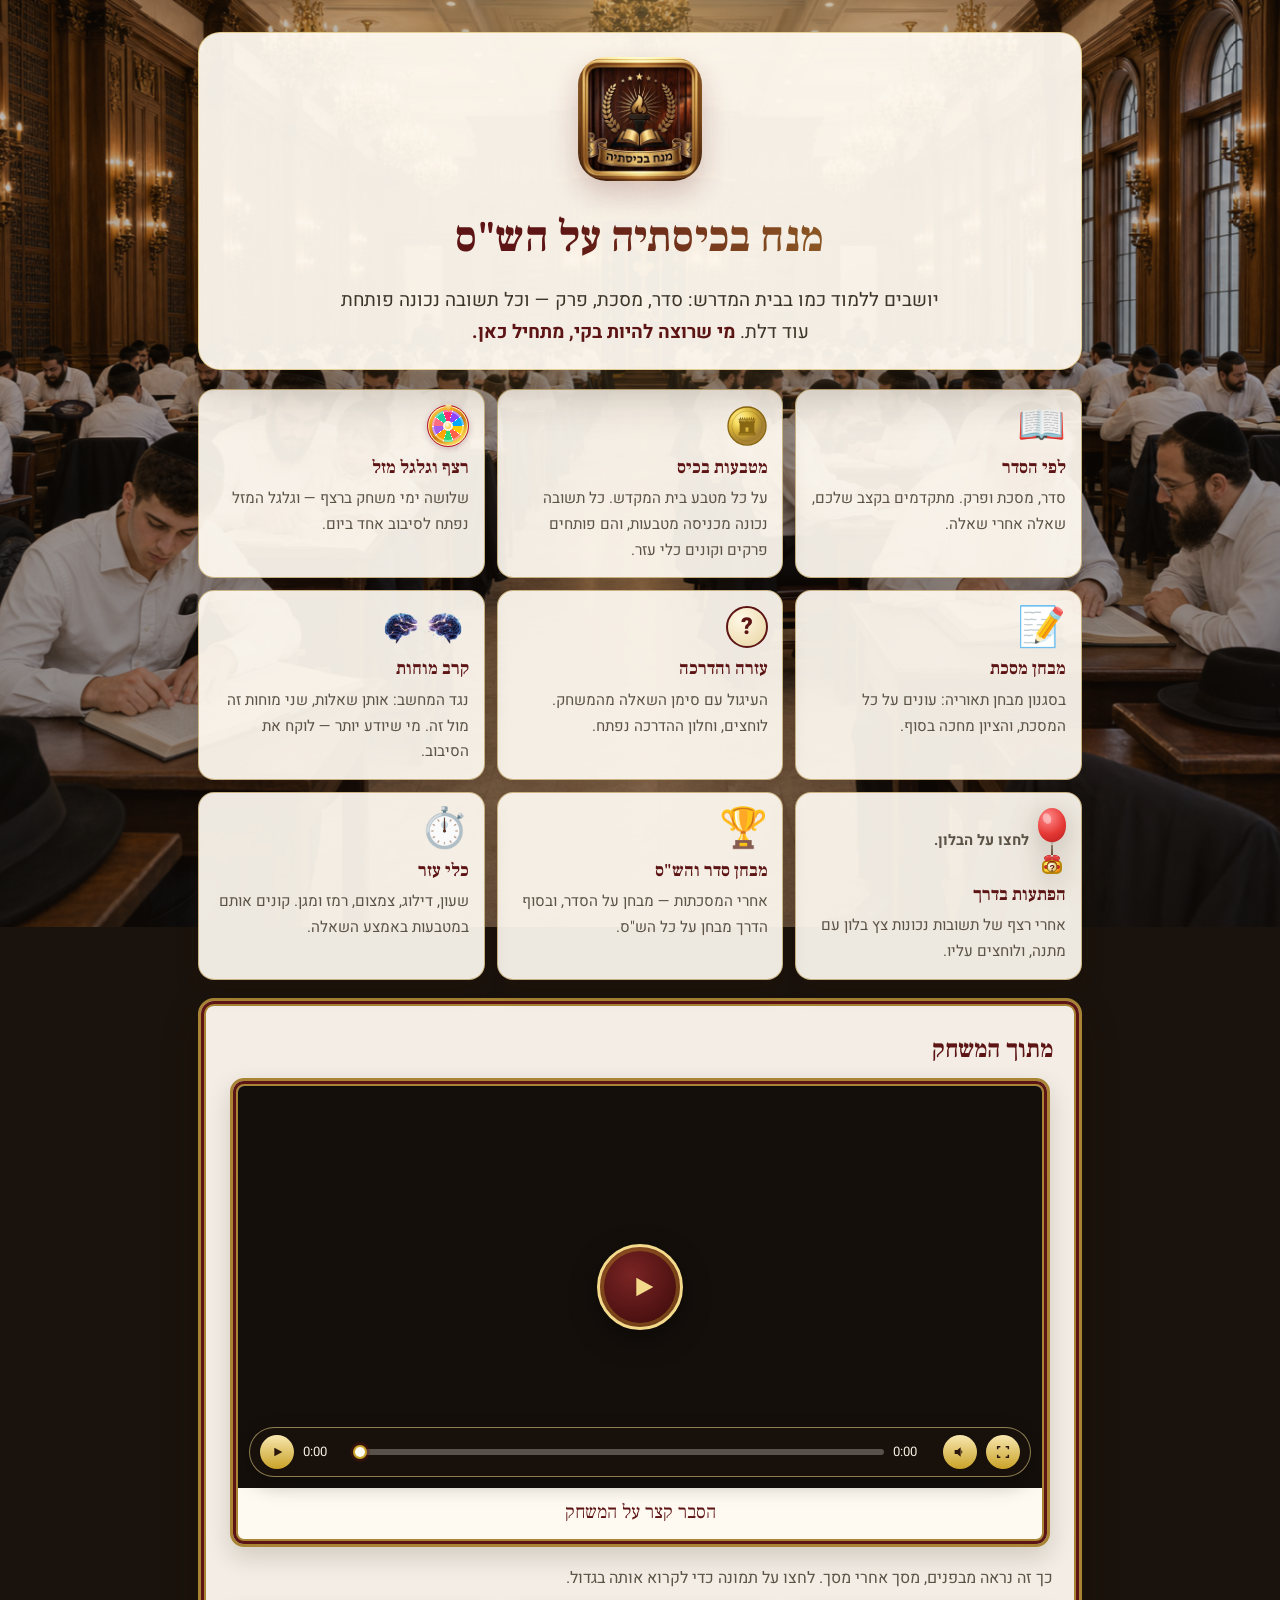
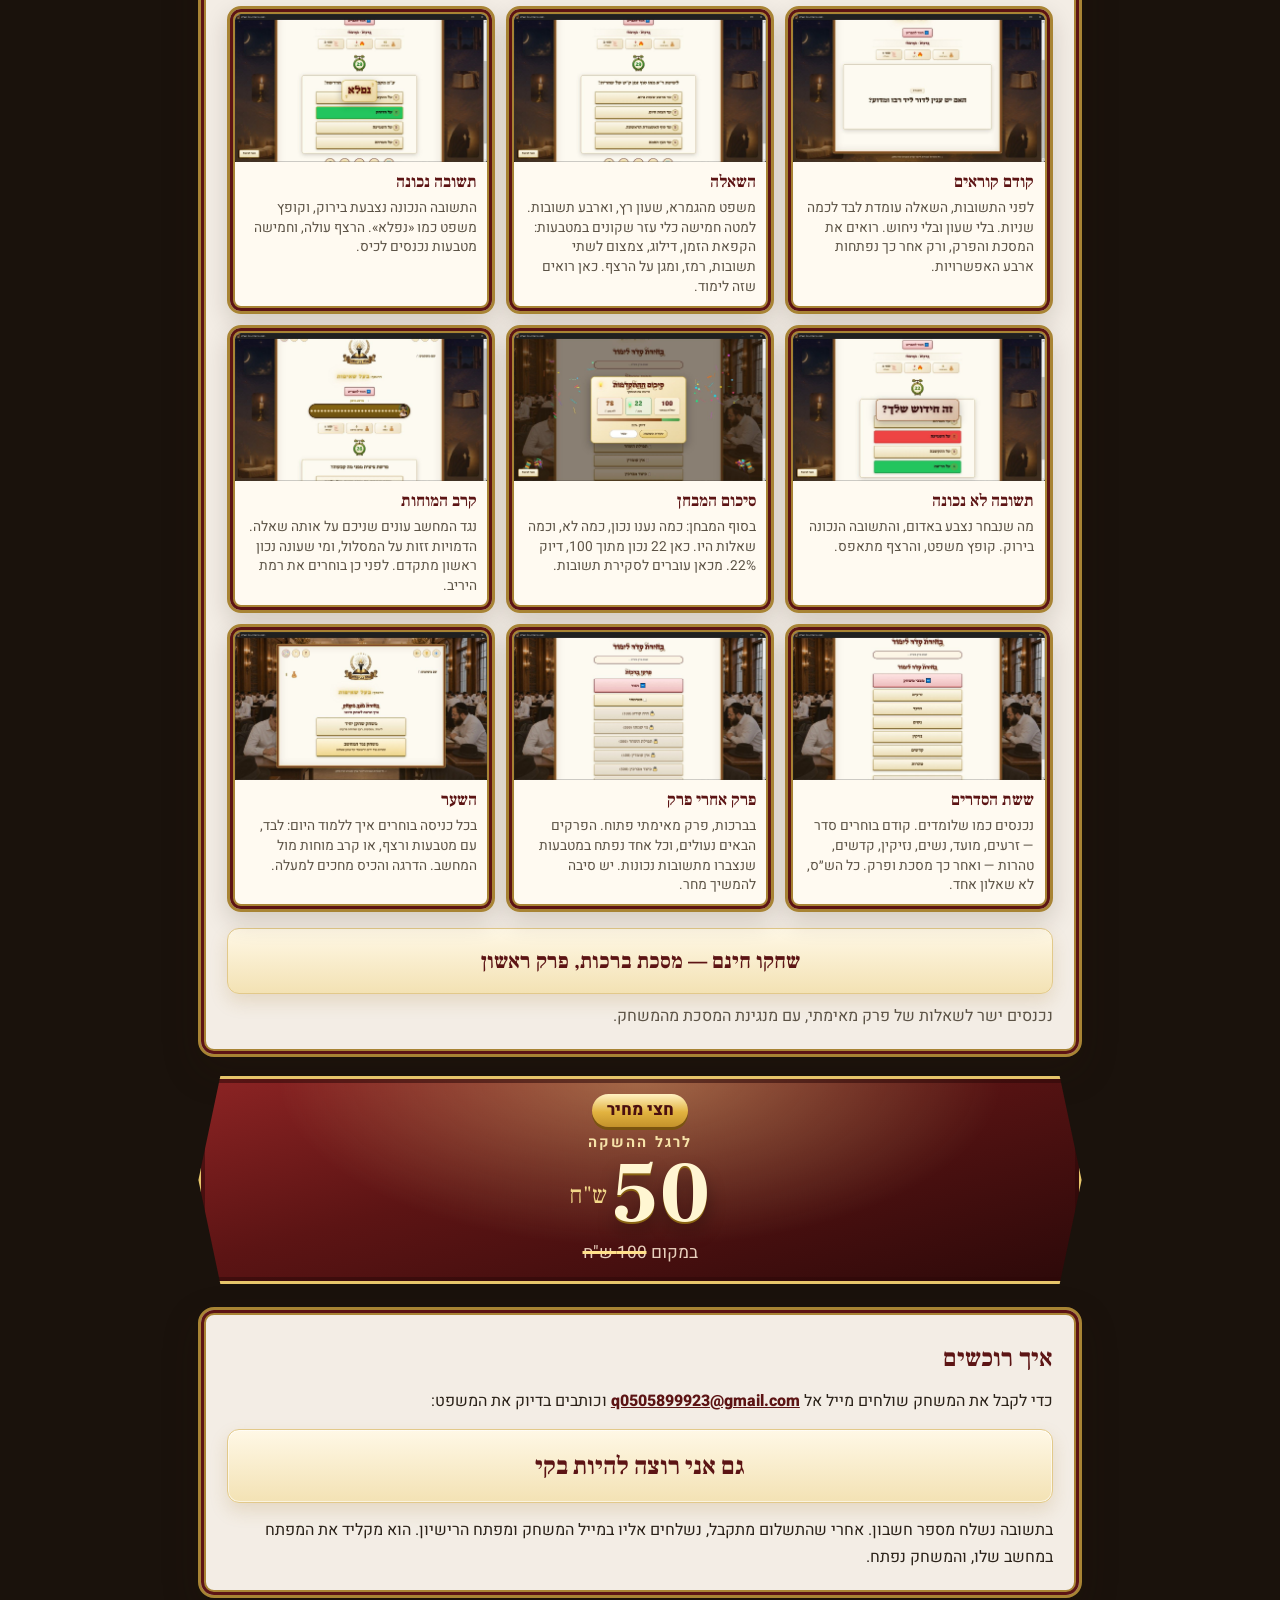
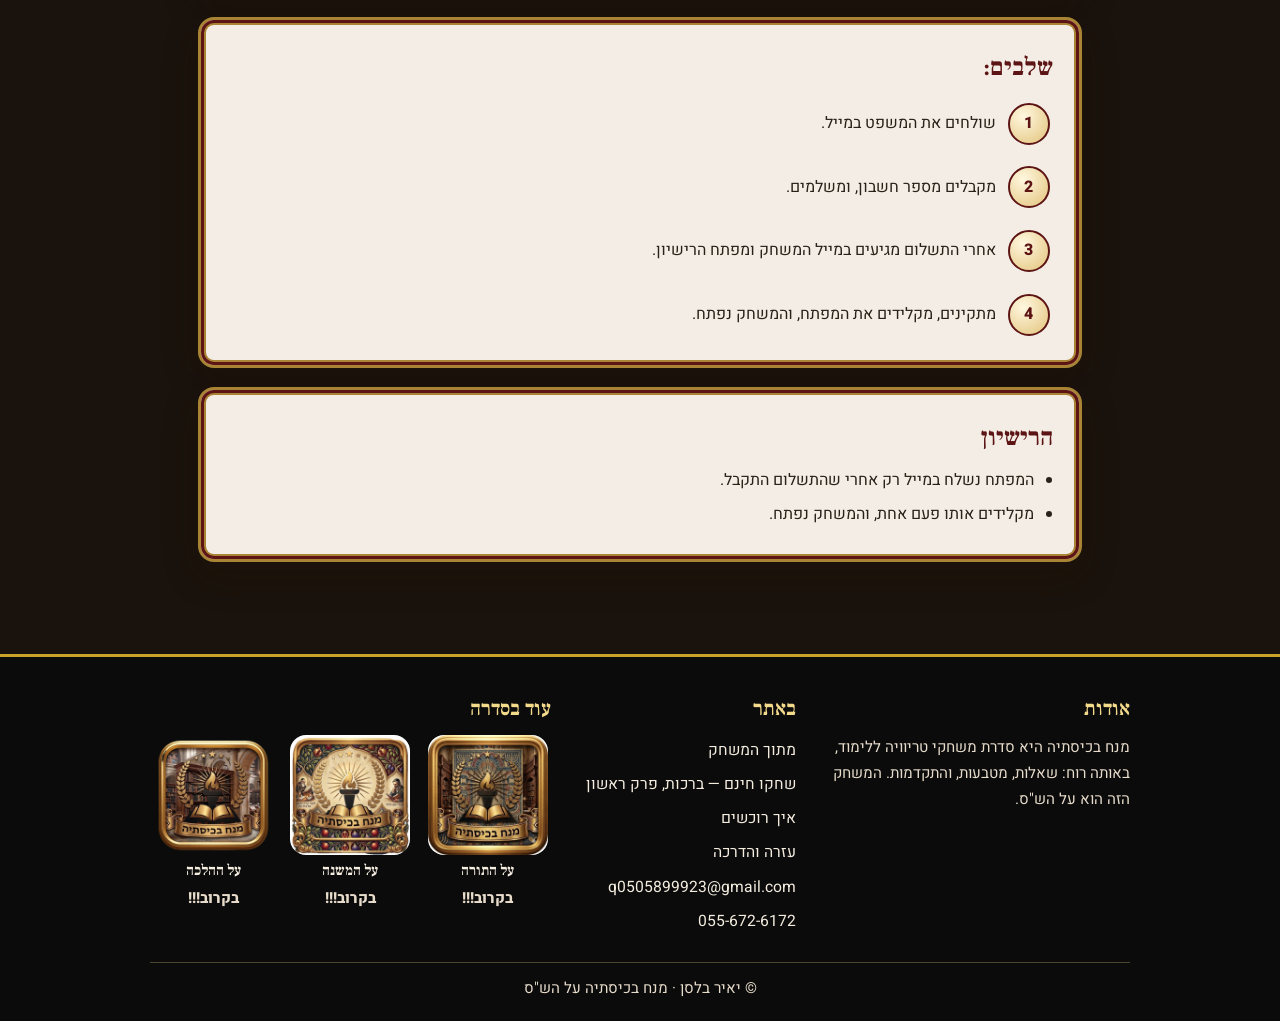
<file: index.html>
<!DOCTYPE html>
<html lang="he" dir="rtl">
<head>
    <meta charset="UTF-8">
    <meta name="viewport" content="width=device-width, initial-scale=1.0">
    <title>מנח בכיסתיה על הש&quot;ס — רכישת המשחק</title>
    <meta name="description" content="מנח בכיסתיה על הש&quot;ס — לומדים גמרא כמשחק: סדר, מסכת ופרק, מטבעות, מבחנים, ומשחק נגד המחשב. הרכישה בפנייה אישית.">
    <meta name="author" content="יאיר בלסן">
    <meta name="google-site-verification" content="53MdlJWFelzt63BBJ1073zVwhkabb4HL_zS8CpjdDj8" />
    <link rel="icon" href="icon.png" type="image/png">
    <link rel="preconnect" href="https://fonts.googleapis.com">
    <link rel="preconnect" href="https://fonts.gstatic.com" crossorigin>
    <link href="https://fonts.googleapis.com/css2?family=Frank+Ruhl+Libre:wght@600;700;800&family=Heebo:wght@400;500;700;800&display=swap" rel="stylesheet">
    <style>
        :root {
            --gold: #c9a227;
            --gold-bright: #f3d98a;
            --burgundy: #5c1414;
            --cream: #fffaf2;
            --text: #2a2118;
            --muted: #5c5346;
        }
        * { box-sizing: border-box; margin: 0; padding: 0; }
        body {
            font-family: Heebo, "Segoe UI", Tahoma, Arial, sans-serif;
            color: var(--text);
            min-height: 100vh;
            line-height: 1.7;
            background: #1a120c;
        }
        .scene {
            position: fixed;
            inset: 0;
            background: url("beit-midrash-bg.png") center 30% / cover no-repeat;
            transform: scale(1.06);
            animation: drift 28s ease-in-out infinite alternate;
            z-index: 0;
        }
        .scene::after {
            content: "";
            position: absolute;
            inset: 0;
            background:
                radial-gradient(ellipse at 50% 0%, rgba(243, 217, 138, 0.28), transparent 46%),
                linear-gradient(180deg, rgba(26, 18, 12, 0.28), rgba(26, 18, 12, 0.45));
        }
        .glitter {
            position: fixed;
            inset: 0;
            z-index: 4;
            pointer-events: none;
            overflow: hidden;
        }
        .glitter-star {
            position: absolute;
            width: 14px;
            height: 14px;
            margin: -7px 0 0 -7px;
            background: #fffdf6;
            clip-path: polygon(50% 0%, 61% 39%, 100% 50%, 61% 61%, 50% 100%, 39% 61%, 0% 50%, 39% 39%);
            filter: drop-shadow(0 0 5px #f6e2a4) drop-shadow(0 0 10px rgba(232, 197, 106, 0.85));
            opacity: 0;
            animation: glitter-spark 0.95s ease forwards;
        }
        .glitter-star.tiny {
            width: 7px;
            height: 7px;
            margin: -3px 0 0 -3px;
            background: #f3d98a;
        }
        .glitter-star.head {
            width: 20px;
            height: 20px;
            margin: -10px 0 0 -10px;
            background: #fff;
        }
        .wrap {
            position: relative;
            z-index: 2;
            max-width: 920px;
            margin: 0 auto;
            padding: 2rem 1.15rem 3rem;
        }
        .hero {
            text-align: center;
            background: rgba(255, 250, 242, 0.94);
            border-radius: 22px;
            padding: 1.5rem 1.2rem 1.35rem;
            margin-bottom: 1.15rem;
            border: 1px solid rgba(201, 162, 39, 0.45);
            box-shadow: 0 18px 50px rgba(42, 24, 8, 0.28);
            animation: enter 0.8s ease both;
        }
        .logo {
            width: 124px;
            height: 124px;
            border-radius: 28px;
            box-shadow: 0 12px 28px rgba(92, 20, 20, 0.22);
            margin-bottom: 0.7rem;
            animation: floaty 5.5s ease-in-out infinite;
        }
        h1 {
            font-family: "Frank Ruhl Libre", "Times New Roman", serif;
            font-size: clamp(2rem, 5vw, 2.7rem);
            color: var(--burgundy);
            font-weight: 800;
            letter-spacing: 0.01em;
            background: linear-gradient(100deg, #5c1414 20%, #a67c2d 45%, #5c1414 70%);
            background-size: 200% auto;
            -webkit-background-clip: text;
            background-clip: text;
            color: transparent;
            animation: sheen 7s linear infinite;
        }
        .lead {
            margin-top: 0.55rem;
            font-size: 1.18rem;
            color: #3d3428;
            max-width: 38rem;
            margin-right: auto;
            margin-left: auto;
        }
        .lead strong { color: var(--burgundy); }
        .grid {
            display: grid;
            grid-template-columns: repeat(3, 1fr);
            gap: 0.75rem;
            margin-bottom: 1.15rem;
        }
        .feat {
            background: rgba(255, 250, 242, 0.93);
            border-radius: 16px;
            padding: 0.95rem 0.9rem 0.85rem;
            border: 1px solid rgba(168, 132, 52, 0.55);
            box-shadow: 0 10px 24px rgba(42, 24, 8, 0.16);
            transition: transform 0.25s ease, box-shadow 0.25s ease;
        }
        .feat:hover {
            transform: translateY(-4px);
            box-shadow: 0 16px 32px rgba(42, 24, 8, 0.24);
        }
        .feat .mark {
            display: flex;
            align-items: center;
            justify-content: flex-start;
            min-height: 42px;
            margin-bottom: 0.35rem;
            font-size: 2.45rem;
            line-height: 1;
        }
        .mark-img { width: 42px; height: 42px; display: block; object-fit: contain; }
        .mark-img.brains {
            width: 92px;
            height: 42px;
            object-fit: cover;
            object-position: center;
            border-radius: 8px;
        }
        .mini-wheel {
            position: relative;
            width: 42px;
            height: 42px;
            filter: drop-shadow(0 2px 3px rgba(90, 20, 50, 0.28));
        }
        .mini-wheel-rim {
            position: absolute;
            inset: 0;
            border-radius: 50%;
            background: linear-gradient(145deg, #ffd86a 0%, #f0a820 28%, #c97812 55%, #f5c842 78%, #ffe98a 100%);
            border: 1.5px solid #b8122f;
            box-shadow: inset 0 0 0 1px #fff2b8;
        }
        .mini-wheel-disk {
            position: absolute;
            inset: 5px;
            border-radius: 50%;
            background: conic-gradient(
                from -18deg,
                #ff2d75 0deg 34deg, #fff 34deg 36deg,
                #8e44fd 36deg 70deg, #fff 70deg 72deg,
                #00a8ff 72deg 106deg, #fff 106deg 108deg,
                #ffcc00 108deg 142deg, #fff 142deg 144deg,
                #ff6348 144deg 178deg, #fff 178deg 180deg,
                #2ed573 180deg 214deg, #fff 214deg 216deg,
                #ffa502 216deg 250deg, #fff 250deg 252deg,
                #a55eea 252deg 286deg, #fff 286deg 288deg,
                #ff6b81 288deg 322deg, #fff 322deg 324deg,
                #1dd1a1 324deg 358deg, #fff 358deg 360deg
            );
            box-shadow: inset 0 0 0 2px rgba(255, 255, 255, 0.4);
            animation: wheel-spin 14s linear infinite;
        }
        .mini-wheel-hub {
            position: absolute;
            left: 50%;
            top: 50%;
            width: 10px;
            height: 10px;
            margin: -5px 0 0 -5px;
            border-radius: 50%;
            background: radial-gradient(circle at 35% 30%, #fffef0, #ffd24a 70%, #e8a010);
            border: 2px solid #fff8e0;
            z-index: 2;
        }
        .mini-wheel-pointer {
            position: absolute;
            top: -2px;
            left: 50%;
            width: 8px;
            height: 9px;
            margin-left: -4px;
            z-index: 3;
            background: linear-gradient(180deg, #fff6c8, #e8a010);
            clip-path: polygon(50% 100%, 8% 16%, 92% 16%);
        }
        .surprise-layout {
            display: grid;
            grid-template-columns: 120px 1fr;
            gap: 0.9rem;
            align-items: start;
        }
        .demo-balloon {
            border: none;
            background: none;
            cursor: pointer;
            display: flex;
            flex-direction: column;
            align-items: center;
            padding: 0;
            animation: balloon-float 4.5s ease-in-out infinite;
            filter: drop-shadow(0 6px 14px rgba(61, 37, 12, 0.28));
        }
        .demo-balloon.is-pop { animation: balloon-pop 0.45s ease forwards; }
        .balloon-body {
            width: 64px;
            height: 78px;
            border-radius: 50% 50% 48% 48%;
            background: radial-gradient(circle at 35% 28%, #ff8a8a, #e53935 55%, #b71c1c);
            position: relative;
        }
        .balloon-body::before {
            content: "";
            position: absolute;
            top: 14%;
            left: 18%;
            width: 18px;
            height: 24px;
            border-radius: 50%;
            background: rgba(255, 255, 255, 0.42);
            transform: rotate(-24deg);
        }
        .balloon-knot {
            width: 0; height: 0;
            border-left: 6px solid transparent;
            border-right: 6px solid transparent;
            border-top: 10px solid rgba(0, 0, 0, 0.18);
            margin-top: -3px;
        }
        .balloon-string {
            width: 2px; height: 28px;
            background: linear-gradient(180deg, rgba(80, 55, 30, 0.55), rgba(80, 55, 30, 0.85));
        }
        .gift-bow { position: relative; width: 40px; height: 14px; margin-bottom: -5px; z-index: 1; }
        .gift-loop {
            position: absolute; top: 0; width: 16px; height: 12px;
            border: 2px solid #c62828; border-bottom: none;
            border-radius: 50% 50% 0 0;
            background: linear-gradient(180deg, #ef5350, #c62828);
        }
        .gift-loop.l { left: 2px; transform: rotate(-18deg); }
        .gift-loop.r { right: 2px; transform: rotate(18deg); }
        .gift-knot {
            position: absolute; left: 50%; top: 6px; transform: translateX(-50%);
            width: 10px; height: 8px; border-radius: 50%;
            background: #c62828; border: 1px solid #8e0000;
        }
        .gift-box {
            position: relative; width: 46px; height: 34px; border-radius: 5px;
            background: linear-gradient(145deg, #fff176, #fdd835 40%, #f9a825 75%, #ef6c00);
            border: 2px solid #b8860b;
        }
        .gift-v, .gift-h {
            position: absolute; background: #c62828; border-radius: 2px;
        }
        .gift-v { left: 50%; top: 0; transform: translateX(-50%); width: 8px; height: 100%; }
        .gift-h { top: 50%; left: 0; transform: translateY(-50%); width: 100%; height: 8px; }
        .gift-q {
            position: absolute; left: 50%; top: 50%; transform: translate(-50%, -50%);
            width: 18px; height: 18px; border-radius: 50%;
            background: radial-gradient(circle at 32% 28%, #fffef5, #d4af37);
            border: 2px solid #8b6914;
            color: #5c1414; font-weight: 900; font-size: 0.8rem;
            display: flex; align-items: center; justify-content: center; z-index: 1;
        }
        .prize-line {
            margin-top: 0.35rem;
            min-height: 1.6em;
            font-weight: 700;
            color: var(--burgundy);
            font-size: 0.95rem;
        }
        .balloon-row {
            display: flex;
            align-items: center;
            gap: 0.55rem;
            min-height: 42px;
            margin-bottom: 0.35rem;
        }
        .balloon-row .prize-line {
            margin: 0;
            min-height: 0;
            flex: 1;
            font-size: 0.92rem;
            line-height: 1.35;
        }
        .feat .balloon-body { width: 28px; height: 34px; }
        .feat .balloon-body::before { width: 8px; height: 11px; }
        .feat .balloon-knot { border-left-width: 4px; border-right-width: 4px; border-top-width: 6px; }
        .feat .balloon-string { height: 10px; }
        .feat .gift-bow { width: 20px; height: 8px; margin-bottom: -3px; }
        .feat .gift-loop { width: 8px; height: 6px; border-width: 1.5px; }
        .feat .gift-box { width: 20px; height: 14px; }
        .feat .gift-v { width: 4px; }
        .feat .gift-h { height: 4px; }
        .feat .gift-q { width: 11px; height: 11px; font-size: 0.55rem; border-width: 1px; }
        .qmark {
            width: 42px;
            height: 42px;
            border-radius: 50%;
            display: flex;
            align-items: center;
            justify-content: center;
            background: radial-gradient(circle at 35% 30%, #fff8e6, #e8d4a0);
            border: 2px solid var(--burgundy);
            color: var(--burgundy);
            font-weight: 800;
            font-size: 1.45rem;
            line-height: 1;
        }
        .feat-help { cursor: pointer; }
        .help-overlay {
            position: fixed;
            inset: 0;
            z-index: 20;
            background: rgba(26, 18, 12, 0.55);
            display: none;
            align-items: center;
            justify-content: center;
            padding: 1.2rem;
        }
        .help-overlay.is-open { display: flex !important; }
        .help-window {
            width: min(720px, 100%);
            max-height: min(86vh, 820px);
            overflow: auto;
            background: #fffaf2;
            color: var(--text);
            border: 8px double #a88434;
            outline: 3px solid var(--burgundy);
            outline-offset: -6px;
            border-radius: 16px;
            padding: 1.1rem 1.15rem 1.3rem;
            box-shadow: 0 18px 48px rgba(42, 24, 8, 0.35);
        }
        .help-window h2 {
            font-family: Heebo, "Segoe UI", Tahoma, Arial, sans-serif;
            font-weight: 400;
            color: var(--burgundy);
            font-size: 1.2rem;
            text-align: center;
            border-top: 2px solid #a88434;
            border-bottom: 2px solid #a88434;
            padding: 8px 0;
            margin: 0.85rem 0 0.7rem;
        }
        .help-window h2:first-of-type { border-top: none; margin-top: 0; }
        .help-window h3 {
            color: var(--burgundy);
            font-size: 1.05rem;
            margin: 0 0 0.45rem;
            text-align: right;
            font-weight: 700;
        }
        .help-window p {
            margin: 0 0 0.6rem;
            text-align: right;
            line-height: 1.75;
            overflow-wrap: break-word;
        }
        .help-window .help-note { color: #6b5220; }
        .help-mode {
            margin-bottom: 0.7rem;
            padding: 0.6rem 0.75rem;
            border: 1px solid rgba(168, 132, 52, 0.45);
            border-radius: 10px;
            background: rgba(255, 248, 230, 0.55);
        }
        .help-inventor p,
        .help-inventor h2 { text-align: center; }
        .help-top {
            display: flex;
            align-items: center;
            justify-content: space-between;
            gap: 0.6rem;
            margin-bottom: 0.4rem;
        }
        .help-top strong {
            font-family: "Frank Ruhl Libre", "Times New Roman", serif;
            color: var(--burgundy);
            font-size: 1.45rem;
        }
        .help-close {
            width: 36px;
            height: 36px;
            border-radius: 50%;
            border: 2px solid var(--burgundy);
            background: #fff8e6;
            color: var(--burgundy);
            font-size: 1.3rem;
            cursor: pointer;
            line-height: 1;
        }
        @keyframes wheel-spin { to { transform: rotate(360deg); } }
        @keyframes balloon-float {
            0%, 100% { transform: translateY(0) rotate(-2deg); }
            50% { transform: translateY(-12px) rotate(2deg); }
        }
        @keyframes balloon-pop {
            0% { transform: scale(1); opacity: 1; }
            40% { transform: scale(1.2); opacity: 1; }
            100% { transform: scale(0.2); opacity: 0; }
        }
        .feat h3 {
            font-family: "Frank Ruhl Libre", "Times New Roman", serif;
            color: var(--burgundy);
            font-size: 1.12rem;
            margin-bottom: 0.2rem;
        }
        .feat p { color: var(--muted); font-size: 0.95rem; }
        .card {
            background: rgba(255, 250, 242, 0.95);
            border: 8px double #a88434;
            outline: 3px solid var(--burgundy);
            outline-offset: -6px;
            border-radius: 16px;
            padding: 1.35rem 1.3rem 1.2rem;
            margin-bottom: 1.15rem;
            box-shadow: 0 14px 36px rgba(42, 24, 8, 0.22);
        }
        .card h2 {
            font-family: "Frank Ruhl Libre", "Times New Roman", serif;
            color: var(--burgundy);
            font-size: 1.55rem;
            margin-bottom: 0.55rem;
        }
        .phrase {
            position: relative;
            overflow: hidden;
            margin: 0.85rem 0;
            padding: 0.95rem 1rem;
            border-radius: 12px;
            background: linear-gradient(180deg, #fff8e6, #f3e2b4);
            border: 1px solid #e2c98a;
            font-family: "Frank Ruhl Libre", "Times New Roman", serif;
            font-size: 1.55rem;
            font-weight: 800;
            color: var(--burgundy);
            text-align: center;
            box-shadow: inset 0 0 0 1px rgba(255, 255, 255, 0.6), 0 8px 18px rgba(166, 124, 45, 0.18);
        }
        .phrase::after {
            content: "";
            position: absolute;
            top: 0;
            bottom: 0;
            width: 40%;
            right: -50%;
            background: linear-gradient(90deg, transparent, rgba(255, 255, 255, 0.75), transparent);
            animation: sweep 3.4s ease-in-out infinite;
        }
        a.mail { color: var(--burgundy); font-weight: 800; }
        .steps { display: grid; gap: 0.65rem; }
        .step {
            display: grid;
            grid-template-columns: 42px 1fr;
            gap: 0.75rem;
            align-items: center;
            padding: 0.35rem 0.2rem;
            border-radius: 12px;
            transition: background 0.2s ease;
        }
        .step:hover { background: rgba(243, 217, 138, 0.28); }
        .num {
            width: 42px;
            height: 42px;
            border-radius: 50%;
            display: flex;
            align-items: center;
            justify-content: center;
            background: radial-gradient(circle at 35% 30%, #fff8e0, #e2c27a);
            border: 2px solid var(--burgundy);
            color: var(--burgundy);
            font-weight: 800;
            box-shadow: 0 0 0 0 rgba(201, 162, 39, 0.45);
            animation: ring 2.8s ease-out infinite;
        }
        .step:nth-child(2) .num { animation-delay: 0.35s; }
        .step:nth-child(3) .num { animation-delay: 0.7s; }
        .step:nth-child(4) .num { animation-delay: 1.05s; }
        ul { padding-right: 1.2rem; }
        li { margin-bottom: 0.4rem; }
        footer {
            text-align: center;
            color: #f6efe2;
            text-shadow: 0 1px 4px rgba(0, 0, 0, 0.55);
            font-size: 0.92rem;
        }
        .launch {
            position: relative;
            margin: 0.35rem 0 1.45rem;
            padding: 1.15rem 2.4rem 1.05rem;
            text-align: center;
            color: #fff8ea;
            background:
                radial-gradient(ellipse at 50% 0%, rgba(243, 217, 138, 0.42), transparent 58%),
                linear-gradient(165deg, #8d2424 0%, #5c1414 42%, #2c0909 100%);
            clip-path: polygon(22px 0, calc(100% - 22px) 0, 100% 50%, calc(100% - 22px) 100%, 22px 100%, 0 50%);
            box-shadow: inset 0 0 0 3px #e6c56a, inset 0 0 0 7px rgba(44, 9, 9, 0.55);
        }
        .launch-seal {
            display: inline-block;
            margin-bottom: 0.15rem;
            padding: 0.12rem 0.9rem 0.16rem;
            background: linear-gradient(180deg, #fff1c2, #e2b340 55%, #c4922a);
            color: #4a1010;
            font-weight: 800;
            font-size: 1.05rem;
            border-radius: 999px;
            box-shadow: 0 3px 0 #7a5410;
        }
        .launch-kicker {
            color: #f6e2a8;
            font-weight: 700;
            letter-spacing: 0.14em;
            font-size: 0.92rem;
        }
        .launch-now {
            font-family: "Frank Ruhl Libre", "Times New Roman", serif;
            line-height: 0.9;
            margin: 0.1rem 0 0.25rem;
        }
        .launch-now b {
            font-size: clamp(3.6rem, 10vw, 5.4rem);
            font-weight: 800;
            color: #fff6d2;
            text-shadow: 0 2px 0 #8a6414, 0 10px 18px rgba(0, 0, 0, 0.35);
        }
        .launch-now span {
            display: inline-block;
            margin-right: 0.2rem;
            font-size: 1.55rem;
            color: #f3d98a;
            vertical-align: 1.15rem;
        }
        .launch-was {
            color: rgba(255, 236, 214, 0.88);
            font-size: 1.08rem;
        }
        .launch-was s {
            text-decoration-thickness: 3px;
            text-decoration-color: #ffe08a;
        }
        .site-foot {
            position: relative;
            z-index: 2;
            margin-top: 1.6rem;
            background: #0b0b0b;
            color: #f4ecdf;
            border-top: 3px solid #c9a227;
            padding: 2.2rem 1.2rem 1.15rem;
            text-align: right;
            text-shadow: none;
            font-size: 1rem;
        }
        .foot-inner {
            max-width: 980px;
            margin: 0 auto;
            display: grid;
            grid-template-columns: 1.05fr 0.75fr 1.35fr;
            gap: 1.7rem 1.4rem;
            align-items: start;
        }
        .site-foot h2 {
            font-family: "Frank Ruhl Libre", "Times New Roman", serif;
            color: #f3d98a;
            font-size: 1.28rem;
            margin-bottom: 0.55rem;
        }
        .site-foot p { color: #e7dccb; font-size: 0.95rem; }
        .foot-links { display: flex; flex-direction: column; align-items: flex-start; gap: 0.15rem; }
        .foot-links a,
        .foot-links button {
            color: #f4ecdf;
            text-decoration: none;
            background: none;
            border: 0;
            font: inherit;
            font-size: 0.98rem;
            padding: 0.16rem 0;
            cursor: pointer;
        }
        .foot-links a:hover,
        .foot-links button:hover { color: #f3d98a; }
        .family {
            display: grid;
            grid-template-columns: repeat(3, 1fr);
            gap: 0.7rem;
        }
        .family article { text-align: center; }
        .family img {
            width: 120px;
            height: 120px;
            object-fit: contain;
            display: block;
            margin: 0 auto 0.35rem;
            border-radius: 16px;
        }
        .family h3 {
            font-family: "Frank Ruhl Libre", "Times New Roman", serif;
            color: #f4ecdf;
            font-size: 0.92rem;
            line-height: 1.35;
            font-weight: 700;
        }
        .soon {
            margin-top: 0.3rem;
            color: #f3d98a;
            font-weight: 800;
            font-size: 0.92rem;
        }
        .foot-copy {
            max-width: 980px;
            margin: 1.5rem auto 0;
            padding-top: 0.85rem;
            border-top: 1px solid rgba(243, 217, 138, 0.28);
            text-align: center;
            color: #cbbfae;
            font-size: 0.9rem;
        }
        @keyframes drift {
            from { transform: scale(1.06) translate3d(0, 0, 0); }
            to { transform: scale(1.12) translate3d(-1.2%, -1%, 0); }
        }
        .shot-lead {
            color: var(--muted);
            margin-bottom: 0.85rem;
        }
        .explain-video {
            max-width: 820px;
            margin: 0 auto 1.15rem;
            background: rgba(255, 250, 242, 0.98);
            border: 8px double #a88434;
            outline: 3px solid var(--burgundy);
            outline-offset: -6px;
            border-radius: 14px;
            overflow: hidden;
            box-shadow: 0 10px 24px rgba(42, 24, 8, 0.16);
        }
        .player {
            position: relative;
            background: #120e0a;
            line-height: 0;
        }
        .player video {
            display: block;
            width: 100%;
            height: auto;
            background: #120e0a;
        }
        .player-veil {
            position: absolute;
            inset: 0;
            display: flex;
            align-items: center;
            justify-content: center;
            background: linear-gradient(180deg, rgba(26, 18, 12, 0.08), rgba(26, 18, 12, 0.28));
            border: 0;
            padding: 0;
            cursor: pointer;
        }
        .player.is-playing .player-veil {
            opacity: 0;
            pointer-events: none;
        }
        .player-badge {
            width: 86px;
            height: 86px;
            border-radius: 50%;
            display: grid;
            place-items: center;
            background: radial-gradient(circle at 40% 35%, #7a2424, #4a1010 70%);
            border: 3px solid var(--gold-bright);
            box-shadow: 0 10px 28px rgba(0, 0, 0, 0.35), inset 0 0 0 4px rgba(201, 162, 39, 0.35);
        }
        .player-badge svg { width: 34px; height: 34px; transform: translateX(2px); }
        .player-bar {
            position: absolute;
            right: 0.7rem;
            left: 0.7rem;
            bottom: 0.7rem;
            display: flex;
            align-items: center;
            gap: 0.55rem;
            direction: ltr;
            padding: 0.45rem 0.6rem;
            border-radius: 999px;
            background: rgba(26, 18, 12, 0.82);
            border: 1px solid rgba(243, 217, 138, 0.55);
            box-shadow: 0 8px 20px rgba(0, 0, 0, 0.28);
            opacity: 0;
            transition: opacity 0.2s ease;
        }
        .player:hover .player-bar,
        .player:focus-within .player-bar,
        .player:not(.is-playing) .player-bar { opacity: 1; }
        .player-btn {
            width: 34px;
            height: 34px;
            flex: 0 0 34px;
            border: 0;
            border-radius: 50%;
            display: grid;
            place-items: center;
            cursor: pointer;
            color: #2a160c;
            background: linear-gradient(180deg, #f8e7b0, #c9a227);
        }
        .player-btn svg { width: 16px; height: 16px; }
        .player-btn.is-pause svg { width: 14px; height: 14px; }
        .player-time {
            color: #f6efe2;
            font-size: 0.82rem;
            font-variant-numeric: tabular-nums;
            min-width: 2.6rem;
            line-height: 1;
        }
        .player-seek {
            flex: 1;
            appearance: none;
            height: 6px;
            border-radius: 999px;
            background: linear-gradient(90deg, var(--gold) var(--pct, 0%), rgba(255, 250, 242, 0.28) var(--pct, 0%));
            cursor: pointer;
        }
        .player-seek::-webkit-slider-thumb {
            appearance: none;
            width: 14px;
            height: 14px;
            border-radius: 50%;
            background: #fffaf2;
            border: 2px solid var(--gold);
            box-shadow: 0 0 0 3px rgba(92, 20, 20, 0.35);
        }
        .player-seek::-moz-range-thumb {
            width: 14px;
            height: 14px;
            border-radius: 50%;
            background: #fffaf2;
            border: 2px solid var(--gold);
        }
        .player:fullscreen,
        .player:-webkit-full-screen {
            display: flex;
            align-items: center;
            justify-content: center;
            background: #120e0a;
        }
        .player:fullscreen video,
        .player:-webkit-full-screen video {
            width: 100%;
            height: 100%;
            object-fit: contain;
        }
        .explain-video figcaption {
            padding: 0.65rem 0.85rem 0.8rem;
            color: var(--burgundy);
            font-family: "Frank Ruhl Libre", "Times New Roman", serif;
            font-size: 1.2rem;
            text-align: center;
            line-height: 1.4;
        }
        .windows {
            display: grid;
            grid-template-columns: 1fr 1fr 1fr;
            gap: 0.65rem;
            margin: 0.2rem 0 1rem;
        }
        .window-frame {
            background: rgba(255, 250, 242, 0.98);
            border: 8px double #a88434;
            outline: 3px solid var(--burgundy);
            outline-offset: -6px;
            border-radius: 14px;
            overflow: hidden;
            margin: 0;
            box-shadow: 0 10px 24px rgba(42, 24, 8, 0.16);
        }
        .window-frame.wide { grid-column: 1 / -1; }
        .window-frame img,
        .window-frame video {
            display: block;
            width: 100%;
            height: auto;
            background: #120e0a;
        }
        .window-frame img { cursor: zoom-in; }
        .window-frame h3 {
            font-family: "Frank Ruhl Libre", "Times New Roman", serif;
            color: var(--burgundy);
            font-size: 1.05rem;
            padding: 0.4rem 0.65rem 0;
        }
        .window-frame figcaption {
            padding: 0.1rem 0.65rem 0.5rem;
            color: var(--muted);
            font-size: 0.86rem;
            line-height: 1.45;
        }
        .shot-light {
            position: fixed;
            inset: 0;
            z-index: 20;
            display: flex;
            flex-direction: column;
            align-items: center;
            justify-content: center;
            gap: 0.7rem;
            padding: 3.2rem 1.2rem 1.2rem;
            overflow: auto;
            background: rgba(18, 12, 8, 0.94);
        }
        .shot-light[hidden] { display: none; }
        .shot-light img {
            max-width: min(1100px, 96vw);
            max-height: 62vh;
            width: auto;
            height: auto;
            border-radius: 10px;
            box-shadow: 0 18px 50px rgba(0, 0, 0, 0.45);
        }
        .shot-light p {
            max-width: 40rem;
            text-align: center;
            color: #fffaf2;
            font-size: 1.02rem;
            background: #1a120c;
            border-radius: 12px;
            padding: 0.45rem 0.8rem;
        }
        .shot-light button {
            position: absolute;
            top: 0.8rem;
            left: 0.8rem;
            border: 0;
            border-radius: 999px;
            padding: 0.35rem 0.9rem;
            font: inherit;
            font-weight: 800;
            color: var(--burgundy);
            background: #fff8e6;
            cursor: pointer;
        }
        .window-empty {
            min-height: 180px;
            display: flex;
            align-items: center;
            justify-content: center;
            text-align: center;
            color: #f3e2b4;
            padding: 1rem;
            background:
                linear-gradient(180deg, rgba(255, 248, 230, 0.08), rgba(0, 0, 0, 0.2)),
                url("beit-midrash-bg.png") center / cover;
        }
        .play-free {
            display: block;
            text-align: center;
            text-decoration: none;
            margin-top: 0.4rem;
            padding: 0.85rem 1rem;
            border-radius: 12px;
            background: linear-gradient(180deg, #fff8e6, #f3e2b4);
            border: 1px solid #e2c98a;
            color: var(--burgundy);
            font-family: "Frank Ruhl Libre", "Times New Roman", serif;
            font-size: 1.35rem;
            font-weight: 800;
            box-shadow: 0 8px 18px rgba(166, 124, 45, 0.18);
        }
        .play-free:hover { filter: brightness(1.04); }
        .play-note { margin-top: 0.55rem; color: var(--muted); }
        @keyframes glitter-spark {
            0% { opacity: 0; transform: scale(0.15) rotate(0deg); }
            28% { opacity: 1; transform: scale(1) rotate(18deg); }
            100% { opacity: 0; transform: scale(0.35) rotate(42deg); }
        }
        @keyframes enter {
            from { opacity: 0; transform: translateY(16px); }
            to { opacity: 1; transform: none; }
        }
        @keyframes floaty {
            0%, 100% { transform: translateY(0); }
            50% { transform: translateY(-6px); }
        }
        @keyframes sheen {
            to { background-position: 200% center; }
        }
        @keyframes sweep {
            0%, 55% { right: -50%; }
            100% { right: 120%; }
        }
        @keyframes ring {
            0% { box-shadow: 0 0 0 0 rgba(201, 162, 39, 0.45); }
            70% { box-shadow: 0 0 0 8px rgba(201, 162, 39, 0); }
            100% { box-shadow: 0 0 0 0 rgba(201, 162, 39, 0); }
        }
        @media (max-width: 980px) {
            .windows { grid-template-columns: 1fr 1fr; }
        }
        @media (max-width: 760px) {
            .grid, .surprise-layout, .windows, .family, .foot-inner { grid-template-columns: 1fr; }
            h1 { font-size: 1.85rem; }
            .demo-balloon { justify-self: center; }
        }
        @media (prefers-reduced-motion: reduce) {
            *, *::before, *::after {
                animation: none !important;
                transition: none !important;
            }
        }
    </style>
</head>
<body>
    <div class="scene" aria-hidden="true"></div>
    <div class="glitter" id="glitter" aria-hidden="true"></div>

    <div class="wrap">
        <header class="hero">
            <img src="icon.png" alt="" class="logo" width="124" height="124">
            <h1>מנח בכיסתיה על הש&quot;ס</h1>
            <p class="lead">יושבים ללמוד כמו בבית המדרש: סדר, מסכת, פרק — וכל תשובה נכונה פותחת עוד דלת. <strong>מי שרוצה להיות בקי, מתחיל כאן.</strong></p>
        </header>

        <section class="grid" aria-label="מה יש במשחק">
            <article class="feat">
                <span class="mark">📖</span>
                <h3>לפי הסדר</h3>
                <p>סדר, מסכת ופרק. מתקדמים בקצב שלכם, שאלה אחרי שאלה.</p>
            </article>
            <article class="feat">
                <span class="mark"><img class="mark-img" src="coin-mikdash.svg" alt="" width="42" height="42"></span>
                <h3>מטבעות בכיס</h3>
                <p>על כל מטבע בית המקדש. כל תשובה נכונה מכניסה מטבעות, והם פותחים פרקים וקונים כלי עזר.</p>
            </article>
            <article class="feat">
                <span class="mark" aria-hidden="true">
                    <span class="mini-wheel">
                        <span class="mini-wheel-pointer"></span>
                        <span class="mini-wheel-rim"></span>
                        <span class="mini-wheel-disk"></span>
                        <span class="mini-wheel-hub"></span>
                    </span>
                </span>
                <h3>רצף וגלגל מזל</h3>
                <p>שלושה ימי משחק ברצף — וגלגל המזל נפתח לסיבוב אחד ביום.</p>
            </article>
            <article class="feat">
                <span class="mark">📝</span>
                <h3>מבחן מסכת</h3>
                <p>בסגנון מבחן תאוריה: עונים על כל המסכת, והציון מחכה בסוף.</p>
            </article>
            <article class="feat feat-help" id="open-help" role="button" tabindex="0">
                <span class="mark"><span class="qmark">?</span></span>
                <h3>עזרה והדרכה</h3>
                <p>העיגול עם סימן השאלה מהמשחק. לוחצים, וחלון ההדרכה נפתח.</p>
            </article>
            <article class="feat">
                <span class="mark"><img class="mark-img brains" src="brains-duel.png" alt="" width="92" height="42"></span>
                <h3>קרב מוחות</h3>
                <p>נגד המחשב: אותן שאלות, שני מוחות זה מול זה. מי שיודע יותר — לוקח את הסיבוב.</p>
            </article>
            <article class="feat">
                <div class="balloon-row">
                    <button type="button" class="demo-balloon" id="demo-balloon" aria-label="בלון הפתעה — לחצו לגלות">
                        <span class="balloon-body"></span>
                        <span class="balloon-knot"></span>
                        <span class="balloon-string"></span>
                        <span class="gift-bow"><span class="gift-loop l"></span><span class="gift-loop r"></span><span class="gift-knot"></span></span>
                        <span class="gift-box"><span class="gift-v"></span><span class="gift-h"></span><span class="gift-q">?</span></span>
                    </button>
                    <p class="prize-line" id="prize-line">לחצו על הבלון.</p>
                </div>
                <h3>הפתעות בדרך</h3>
                <p>אחרי רצף של תשובות נכונות צץ בלון עם מתנה, ולוחצים עליו.</p>
            </article>
            <article class="feat">
                <span class="mark">🏆</span>
                <h3>מבחן סדר והש&quot;ס</h3>
                <p>אחרי המסכתות — מבחן על הסדר, ובסוף הדרך מבחן על כל הש&quot;ס.</p>
            </article>
            <article class="feat">
                <span class="mark">⏱️</span>
                <h3>כלי עזר</h3>
                <p>שעון, דילוג, צמצום, רמז ומגן. קונים אותם במטבעות באמצע השאלה.</p>
            </article>
        </section>

        <section class="card" id="inside">
            <h2>מתוך המשחק</h2>
            <figure class="explain-video">
                <div class="player" id="explain-player">
                    <video id="explain-video" src="https://github.com/q1w32e/manach-bekistaya/releases/download/media/play-round.mp4" playsinline preload="metadata" controlslist="nodownload" disablepictureinpicture></video>
                    <button type="button" class="player-veil" id="explain-veil" aria-label="נגן את ההסבר">
                        <span class="player-badge" aria-hidden="true">
                            <svg viewBox="0 0 24 24" fill="currentColor"><path fill="#f3d98a" d="M8 5.5v13l12-6.5z"/></svg>
                        </span>
                    </button>
                    <div class="player-bar">
                        <button type="button" class="player-btn" id="explain-toggle" aria-label="נגן">
                            <svg viewBox="0 0 24 24" fill="#2a160c"><path d="M8 5.5v13l12-6.5z"/></svg>
                        </button>
                        <span class="player-time" id="explain-now">0:00</span>
                        <input class="player-seek" id="explain-seek" type="range" min="0" max="1000" value="0" aria-label="מיקום בסרטון">
                        <span class="player-time" id="explain-dur">0:00</span>
                        <button type="button" class="player-btn" id="explain-mute" aria-label="השתק">
                            <svg viewBox="0 0 24 24" fill="#2a160c"><path d="M4 9h4l5-4v14l-5-4H4zm11.5 3a3.5 3.5 0 0 0-1.5-2.9v5.8a3.5 3.5 0 0 0 1.5-2.9z"/></svg>
                        </button>
                        <button type="button" class="player-btn" id="explain-full" aria-label="מסך מלא">
                            <svg viewBox="0 0 24 24" fill="none" stroke="#2a160c" stroke-width="2.2"><path d="M8 4H4v4M16 4h4v4M8 20H4v-4M16 20h4v-4"/></svg>
                        </button>
                    </div>
                </div>
                <figcaption>הסבר קצר על המשחק</figcaption>
            </figure>
            <p class="shot-lead">כך זה נראה מבפנים, מסך אחרי מסך. לחצו על תמונה כדי לקרוא אותה בגדול.</p>
            <div class="windows" id="sample-windows"></div>
            <a class="play-free" href="play.html">שחקו חינם — מסכת ברכות, פרק ראשון</a>
            <p class="play-note">נכנסים ישר לשאלות של פרק מאימתי, עם מנגינת המסכת מהמשחק.</p>
        </section>

        <aside class="launch" aria-label="מחיר ההשקה">
            <p class="launch-seal">חצי מחיר</p>
            <p class="launch-kicker">לרגל ההשקה</p>
            <p class="launch-now"><b>50</b><span>ש&quot;ח</span></p>
            <p class="launch-was">במקום <s>100 ש&quot;ח</s></p>
        </aside>

        <section class="card" id="buy">
            <h2>איך רוכשים</h2>
            <p>כדי לקבל את המשחק שולחים מייל אל <a class="mail" href="mailto:q0505899923@gmail.com?subject=%D7%92%D7%9D%20%D7%90%D7%A0%D7%99%20%D7%A8%D7%95%D7%A6%D7%94%20%D7%9C%D7%94%D7%99%D7%95%D7%AA%20%D7%91%D7%A7%D7%99&amp;body=%D7%92%D7%9D%20%D7%90%D7%A0%D7%99%20%D7%A8%D7%95%D7%A6%D7%94%20%D7%9C%D7%94%D7%99%D7%95%D7%AA%20%D7%91%D7%A7%D7%99">q0505899923@gmail.com</a> וכותבים בדיוק את המשפט:</p>
            <p class="phrase">גם אני רוצה להיות בקי</p>
            <p>בתשובה נשלח מספר חשבון. אחרי שהתשלום מתקבל, נשלחים אליו במייל המשחק ומפתח הרישיון. הוא מקליד את המפתח במחשב שלו, והמשחק נפתח.</p>
        </section>

        <section class="card">
            <h2>שלבים:</h2>
            <div class="steps">
                <div class="step"><span class="num">1</span><p>שולחים את המשפט במייל.</p></div>
                <div class="step"><span class="num">2</span><p>מקבלים מספר חשבון, ומשלמים.</p></div>
                <div class="step"><span class="num">3</span><p>אחרי התשלום מגיעים במייל המשחק ומפתח הרישיון.</p></div>
                <div class="step"><span class="num">4</span><p>מתקינים, מקלידים את המפתח, והמשחק נפתח.</p></div>
            </div>
        </section>

        <section class="card">
            <h2>הרישיון</h2>
            <ul>
                <li>המפתח נשלח במייל רק אחרי שהתשלום התקבל.</li>
                <li>מקלידים אותו פעם אחת, והמשחק נפתח.</li>
            </ul>
        </section>

    </div>

    <footer class="site-foot">
        <div class="foot-inner">
            <div>
                <h2>אודות</h2>
                <p>מנח בכיסתיה היא סדרת משחקי טריוויה ללימוד, באותה רוח: שאלות, מטבעות, והתקדמות. המשחק הזה הוא על הש&quot;ס.</p>
            </div>
            <div>
                <h2>באתר</h2>
                <nav class="foot-links">
                    <a href="#inside">מתוך המשחק</a>
                    <a href="play.html">שחקו חינם — ברכות, פרק ראשון</a>
                    <a href="#buy">איך רוכשים</a>
                    <button type="button" id="foot-help">עזרה והדרכה</button>
                    <a href="mailto:q0505899923@gmail.com">q0505899923@gmail.com</a>
                    <a href="tel:0556726172">055-672-6172</a>
                </nav>
            </div>
            <div>
                <h2>עוד בסדרה</h2>
                <div class="family">
                    <article>
                        <img src="family/torah.png" alt="" width="76" height="76">
                        <h3>על התורה</h3>
                        <p class="soon">בקרוב!!!</p>
                    </article>
                    <article>
                        <img src="family/mishna.png" alt="מנח בכיסתיה על המשנה" width="120" height="120">
                        <h3>על המשנה</h3>
                        <p class="soon">בקרוב!!!</p>
                    </article>
                    <article>
                        <img src="family/halacha.png" alt="" width="76" height="76">
                        <h3>על ההלכה</h3>
                        <p class="soon">בקרוב!!!</p>
                    </article>
                </div>
            </div>
        </div>
        <p class="foot-copy">© יאיר בלסן · מנח בכיסתיה על הש&quot;ס</p>
    </footer>
    <div class="help-overlay" id="help-overlay" hidden>
        <div class="help-window" role="dialog" aria-modal="true" aria-labelledby="help-title">
            <div class="help-top">
                <strong id="help-title">עזרה והדרכה</strong>
                <button type="button" class="help-close" id="help-close" aria-label="סגור">&times;</button>
            </div>
            <h2>הקדמה</h2>
            <p>לפניך משחק טרוויה המיועד להעצים את חוויית הלימוד, לעודד התמדה ולהמריץ את הלומדים להעמיק בעולמה המרתק של הגמרא.</p>
            <h2>איך משחקים?</h2>
            <p>בחר סדר ומסכת. עם תחילת דרכך, הפרק הראשון פתוח ללימוד. צבירת מטבעות חכמה תאפשר לך לפתוח את שערי הפרקים הבאים.</p>
            <p>דרגות הלומד:</p>
            <p>'בעל שאיפות' (פרק א'), 'צורבא מרבנן' (פרק ב' ואילך), 'חריף ובקי' (פתיחת כל הפרקים במסכת), 'גברא רבה' (מבחן על כל הסדר), ו'סיני ועוקר הרים' (מבחן על כל הש״ס).</p>
            <h2>מצבי משחק</h2>
            <p>לאחר ההתחברות בוחרים באחד משני מצבי המשחק:</p>
            <div class="help-mode">
                <h3>משחק שחקן יחיד</h3>
                <p>לימוד עצמאי: בוחרים סדר, מסכת ופרק, עונים על שאלות וצוברים מטבעות. המטבעות פותחים פרקים חדשים, שומרים על רצף תשובות נכונות ומקדמים את דרגת הלומד. כלי העזר (הקפאת זמן, דילוג, צמצום, רמז ומגן) זמינים במצב זה.</p>
            </div>
            <div class="help-mode">
                <h3>משחק נגד המחשב</h3>
                <p>תחרות מול יריב וירטואלי: בוחרים רמת יריב (בעל שאיפות, צורבא מרבנן או חריף ובקי), דמות, נושא לימוד ואופן ניצחון. תשובה נכונה מזכה ב-5 מטבעות.</p>
                <p><strong>הכי הרבה מטבעות:</strong> שניכם עונים על אותה שאלה במקביל — מי שעונה נכון ראשון זוכה במטבעות. אחרי טעות מחכים ליריב.</p>
                <p><strong>הכי הרבה תשובות נכונות:</strong> לכל שחקן 3 דקות בתורו — כמה שיותר תשובות נכונות בזמן הזה. בסיום, מי שצבר יותר תשובות נכונות מנצח.</p>
            </div>
            <h2>אופן המשחק</h2>
            <p>לכל שאלה ארבע תשובות, מתוכן אחת בלבד נכונה. תשובה נכונה מזכה אותך ב-5 מטבעות.</p>
            <p>בפרקים שנפתחו לאחר הראשון, יוצגו גם שאלות מפרקים קודמים באותה מסכת, בסדר אקראי.</p>
            <p>חוק הרצף: רצף של 15 תשובות נכונות מבטיח את צבירת המטבעות. אי-עמידה ברצף זה מאפסת את הצבירה. כל 15 תשובות נכונות נוספות מעבר לרצף המקורי מזכות בתוספת של 10 מטבעות.</p>
            <p>חוק הזמן: לכל שאלה יש מגבלת זמן לפי מיקומך ברצף הנוכחי: שאלות 1–5 – 30 שניות, שאלות 6–10 – 25 שניות, שאלות 11–15 – 20 שניות. לאחר השלמת רצף של 15 תשובות נכונות, מגבלת הזמן נשארת 20 שניות ולא חוזרת ל-30. אם כמעט כל התשובות ארוכות (20 מילים או יותר בכל תשובה; ב-4 תשובות לפחות 3 כאלה) השעון מתארך יחסית: 45, 40 ו-35 שניות. כל שאלה נמדדת לבד לפי התשובות שלה. בתחילת כל שאלה יש כארבע שניות לקריאת השאלה בלבד; אחר כך מופיעים הטיימר והתשובות והשעון מתחיל. השעון יורד בזמן אמיתי לפי מספר השניות שמוצג. פקיעת הזמן נחשבת כתשובה שגויה.</p>
            <p class="help-note">* במקרה של פסילה לאחר רצף של 15, הצבירה הקודמת נשמרת, אך הרצף הנוכחי מתאפס.</p>
            <h2>כלי עזר</h2>
            <p>לרשותך חמישה עזרים אסטרטגיים (לפי סדר עלות):</p>
            <p>1. שעון (הקפאת זמן): הקפאת השעון למשך 5 שניות – הטיימר נעצר והשעון נראה קפוא בקרח – 3 מטבעות.</p>
            <p>2. חץ (דלג): מעבר לשאלה הבאה ללא פגיעה ברצף – 5 מטבעות.</p>
            <p>3. מלבנים (צמצום): צמצום אפשרויות לשתי תשובות בלבד – 10 מטבעות.</p>
            <p>4. נורה (רמז): חשיפת התשובה הנכונה – 15 מטבעות.</p>
            <p>5. מגן: הגנה על הצבירה במקרה של טעות – 20 מטבעות.</p>
            <h2>מבחן ודף ציונים</h2>
            <p>כפתור 📋 (דף ציונים) מציג את ציוני המבחנים שעשית במצב שחקן יחיד: מבחן פרק, מבחן מסכת, מבחן סדר ומבחן ש״ס.</p>
            <p><strong>מבחן מסכת</strong> — מצב מבחן אמיתי: אין טיימר ואין כלי עזר. במהלך המבחן לא רואים אם ענית נכון או לא (כמו במבחן תאוריה). בסיום מופיע סיכום הציון, ואפשר ללחוץ «סקירת תשובות» כדי לעבור על כל השאלות — התשובה הנכונה בירוק, מה שענית בירוק אם צדקת או באדום אם טעית. ניתן לחזור לסקירה גם מדף הציונים.</p>
            <p class="help-note">* כל המבחנים נשמרים בדף הציונים; סקירת תשובות מלאה זמינה למבחן מסכת בלבד.</p>
            <section class="help-inventor">
                <h2>דבר הממציא</h2>
                <p>מקווה בע&quot;ה שרעיון זה יביא לתועלת הלומדים והחוזרים על לימודם.</p>
                <p>לבירורים והערות ניתן לפנות לפלאפון שמספרו: 055-672-6172</p>
                <p class="help-signature">יאיר בלסן</p>
                <p>נ.ב. ניתן להשיג מבחנים בכתב על כל הש&quot;ס אצל הבעלים הנ&quot;ל</p>
            </section>
        </div>
    </div>
    <script src="samples/gallery.js"></script>
    <audio id="study-ambient" src="https://github.com/q1w32e/manach-bekistaya/releases/download/media/beit-midrash-study.mp3" loop preload="auto"></audio>
    <script>
        (function () {
            var audio = document.getElementById("study-ambient");
            audio.volume = 0.55;
            function start() {
                audio.play().catch(function () {});
            }
            start();
            window.addEventListener("pageshow", start);
            document.addEventListener("pointerdown", start);
            var explain = document.getElementById("explain-video");
            var player = document.getElementById("explain-player");
            if (explain && player) {
                var veil = document.getElementById("explain-veil");
                var toggle = document.getElementById("explain-toggle");
                var seek = document.getElementById("explain-seek");
                var nowEl = document.getElementById("explain-now");
                var durEl = document.getElementById("explain-dur");
                var muteBtn = document.getElementById("explain-mute");
                var fullBtn = document.getElementById("explain-full");
                var playIcon = '<svg viewBox="0 0 24 24" fill="#2a160c"><path d="M8 5.5v13l12-6.5z"/></svg>';
                var pauseIcon = '<svg viewBox="0 0 24 24" fill="#2a160c"><path d="M7 5h3.5v14H7zm6.5 0H17v14h-3.5z"/></svg>';
                var soundIcon = '<svg viewBox="0 0 24 24" fill="#2a160c"><path d="M4 9h4l5-4v14l-5-4H4zm11.5 3a3.5 3.5 0 0 0-1.5-2.9v5.8a3.5 3.5 0 0 0 1.5-2.9z"/></svg>';
                var muteIcon = '<svg viewBox="0 0 24 24" fill="#2a160c"><path d="M4 9h4l5-4v14l-5-4H4zm12.2 3 2.3-2.3 1.4 1.4L17.6 13.4l2.3 2.3-1.4 1.4-2.3-2.3-2.3 2.3-1.4-1.4 2.3-2.3-2.3-2.3 1.4-1.4z"/></svg>';
                function clock(t) {
                    if (!isFinite(t)) return "0:00";
                    var m = Math.floor(t / 60);
                    var s = Math.floor(t % 60);
                    return m + ":" + (s < 10 ? "0" : "") + s;
                }
                function paint() {
                    var dur = explain.duration || 0;
                    var cur = explain.currentTime || 0;
                    nowEl.textContent = clock(cur);
                    durEl.textContent = clock(dur);
                    var pct = dur ? (cur / dur) * 100 : 0;
                    seek.style.setProperty("--pct", pct + "%");
                    if (!seek.matches(":active")) seek.value = String(Math.round(pct * 10));
                    var on = !explain.paused && !explain.ended;
                    player.classList.toggle("is-playing", on);
                    toggle.innerHTML = on ? pauseIcon : playIcon;
                    toggle.setAttribute("aria-label", on ? "השהה" : "נגן");
                    muteBtn.innerHTML = explain.muted ? muteIcon : soundIcon;
                    muteBtn.setAttribute("aria-label", explain.muted ? "בטל השתקה" : "השתק");
                }
                function playExplain() {
                    explain.play().catch(function () {});
                }
                veil.addEventListener("click", playExplain);
                toggle.addEventListener("click", function () {
                    if (explain.paused || explain.ended) playExplain();
                    else explain.pause();
                });
                explain.addEventListener("click", function () {
                    if (explain.paused || explain.ended) playExplain();
                    else explain.pause();
                });
                explain.addEventListener("play", function () { audio.pause(); paint(); });
                explain.addEventListener("pause", function () {
                    if (!explain.ended) start();
                    paint();
                });
                explain.addEventListener("ended", function () { start(); paint(); });
                explain.addEventListener("timeupdate", paint);
                explain.addEventListener("loadedmetadata", paint);
                seek.addEventListener("input", function () {
                    if (!explain.duration) return;
                    explain.currentTime = (Number(seek.value) / 1000) * explain.duration;
                    paint();
                });
                muteBtn.addEventListener("click", function () {
                    explain.muted = !explain.muted;
                    paint();
                });
                fullBtn.addEventListener("click", function () {
                    if (document.fullscreenElement) document.exitFullscreen();
                    else player.requestFullscreen();
                });
                player.addEventListener("contextmenu", function (event) { event.preventDefault(); });
                paint();
            }
            var playLink = document.querySelector(".play-free");
            if (playLink) {
                playLink.addEventListener("click", function () {
                    audio.pause();
                });
            }

            var helpCard = document.getElementById("open-help");
            var helpOverlay = document.getElementById("help-overlay");
            var helpClose = document.getElementById("help-close");
            function openHelp() {
                helpOverlay.hidden = false;
                helpOverlay.classList.add("is-open");
            }
            function closeHelp() {
                helpOverlay.classList.remove("is-open");
                helpOverlay.hidden = true;
            }
            helpCard.addEventListener("click", openHelp);
            var footHelp = document.getElementById("foot-help");
            if (footHelp) footHelp.addEventListener("click", openHelp);
            helpCard.addEventListener("keydown", function (event) {
                if (event.key === "Enter" || event.key === " ") {
                    event.preventDefault();
                    openHelp();
                }
            });
            helpClose.addEventListener("click", closeHelp);
            helpOverlay.addEventListener("click", function (event) {
                if (event.target === helpOverlay) closeHelp();
            });

            var prizes = [
                "5 מטבעות נכנסו לכיס.",
                "עוד 10 שניות לשאלה.",
                "מנגינה חדשה נפתחה.",
                "נשארו רק שתי תשובות.",
                "התשובה הנכונה מודגשת.",
                "פרק חדש נפתח.",
                "100 מטבעות — במבחן על כל הש״ס.",
                "השעון קפא לרגע."
            ];
            var balloon = document.getElementById("demo-balloon");
            var line = document.getElementById("prize-line");
            var n = 0;
            balloon.addEventListener("click", function () {
                if (balloon.classList.contains("is-pop")) return;
                balloon.classList.add("is-pop");
                line.textContent = prizes[n % prizes.length];
                n += 1;
                window.setTimeout(function () {
                    balloon.classList.remove("is-pop");
                }, 700);
            });

            var glitter = document.getElementById("glitter");
            var calm = window.matchMedia("(prefers-reduced-motion: reduce)").matches;
            function spawnTrail() {
                if (!glitter || calm) return;
                var sx = 6 + Math.random() * 72;
                var sy = 8 + Math.random() * 74;
                var angle = -1.1 + Math.random() * 2.4;
                var len = 18 + Math.random() * 24;
                var count = 18;
                var i;
                for (i = 0; i < count; i++) {
                    var t = i / (count - 1);
                    var arc = Math.sin(t * Math.PI) * 4;
                    var star = document.createElement("span");
                    star.className = "glitter-star" + (i === count - 1 ? " head" : (i % 3 === 1 ? " tiny" : ""));
                    star.style.left = (sx + Math.cos(angle) * len * t) + "%";
                    star.style.top = (sy + Math.sin(angle) * len * t + arc * 0.35) + "%";
                    star.style.animationDelay = (i * 0.04) + "s";
                    glitter.appendChild(star);
                    window.setTimeout(function (node) { node.remove(); }, 1500 + i * 40, star);
                }
            }
            function queueTrail() {
                spawnTrail();
                window.setTimeout(queueTrail, 2400 + Math.random() * 2800);
            }
            if (!calm) window.setTimeout(queueTrail, 500);

            var host = document.getElementById("sample-windows");
            var samples = (window.SITE_SAMPLES || []).filter(function (item) { return item && item.src; });
            var slots = samples.length ? samples : [
                { type: "image", empty: true },
                { type: "image", empty: true },
                { type: "video", empty: true },
                { type: "video", empty: true }
            ];
            var light = document.createElement("div");
            light.className = "shot-light";
            light.hidden = true;
            var lightImg = document.createElement("img");
            var lightText = document.createElement("p");
            var lightClose = document.createElement("button");
            lightClose.type = "button";
            lightClose.textContent = "סגור";
            light.appendChild(lightClose);
            light.appendChild(lightImg);
            light.appendChild(lightText);
            document.body.appendChild(light);
            function closeLight() { light.hidden = true; }
            lightClose.addEventListener("click", closeLight);
            light.addEventListener("click", function (event) {
                if (event.target === light) closeLight();
            });
            document.addEventListener("keydown", function (event) {
                if (event.key === "Escape") closeLight();
            });

            slots.forEach(function (item) {
                var fig = document.createElement("figure");
                fig.className = "window-frame" + (item.wide ? " wide" : "");
                if (item.empty || !item.src) {
                    var box = document.createElement("div");
                    box.className = "window-empty";
                    box.textContent = item.type === "video" ? "כאן ייכנס סרטון מהמשחק" : "כאן תיכנס תמונה מהמשחק";
                    fig.appendChild(box);
                } else {
                    var img = document.createElement("img");
                    img.src = item.src;
                    img.alt = item.title || item.caption || "תמונה מהמשחק";
                    img.addEventListener("click", function () {
                        if (!img.getAttribute("src")) return;
                        lightImg.src = item.src;
                        lightImg.alt = img.alt;
                        lightText.textContent = item.caption || "";
                        light.hidden = false;
                    });
                    img.addEventListener("error", function () {
                        var box = document.createElement("div");
                        box.className = "window-empty";
                        box.textContent = "כאן תיכנס תמונה מהמשחק";
                        img.replaceWith(box);
                    });
                    fig.appendChild(img);
                }
                if (item.title) {
                    var heading = document.createElement("h3");
                    heading.textContent = item.title;
                    fig.appendChild(heading);
                }
                if (item.caption) {
                    var cap = document.createElement("figcaption");
                    cap.textContent = item.caption;
                    fig.appendChild(cap);
                }
                host.appendChild(fig);
            });
        })();
    </script>
</body>
</html>
</file>
